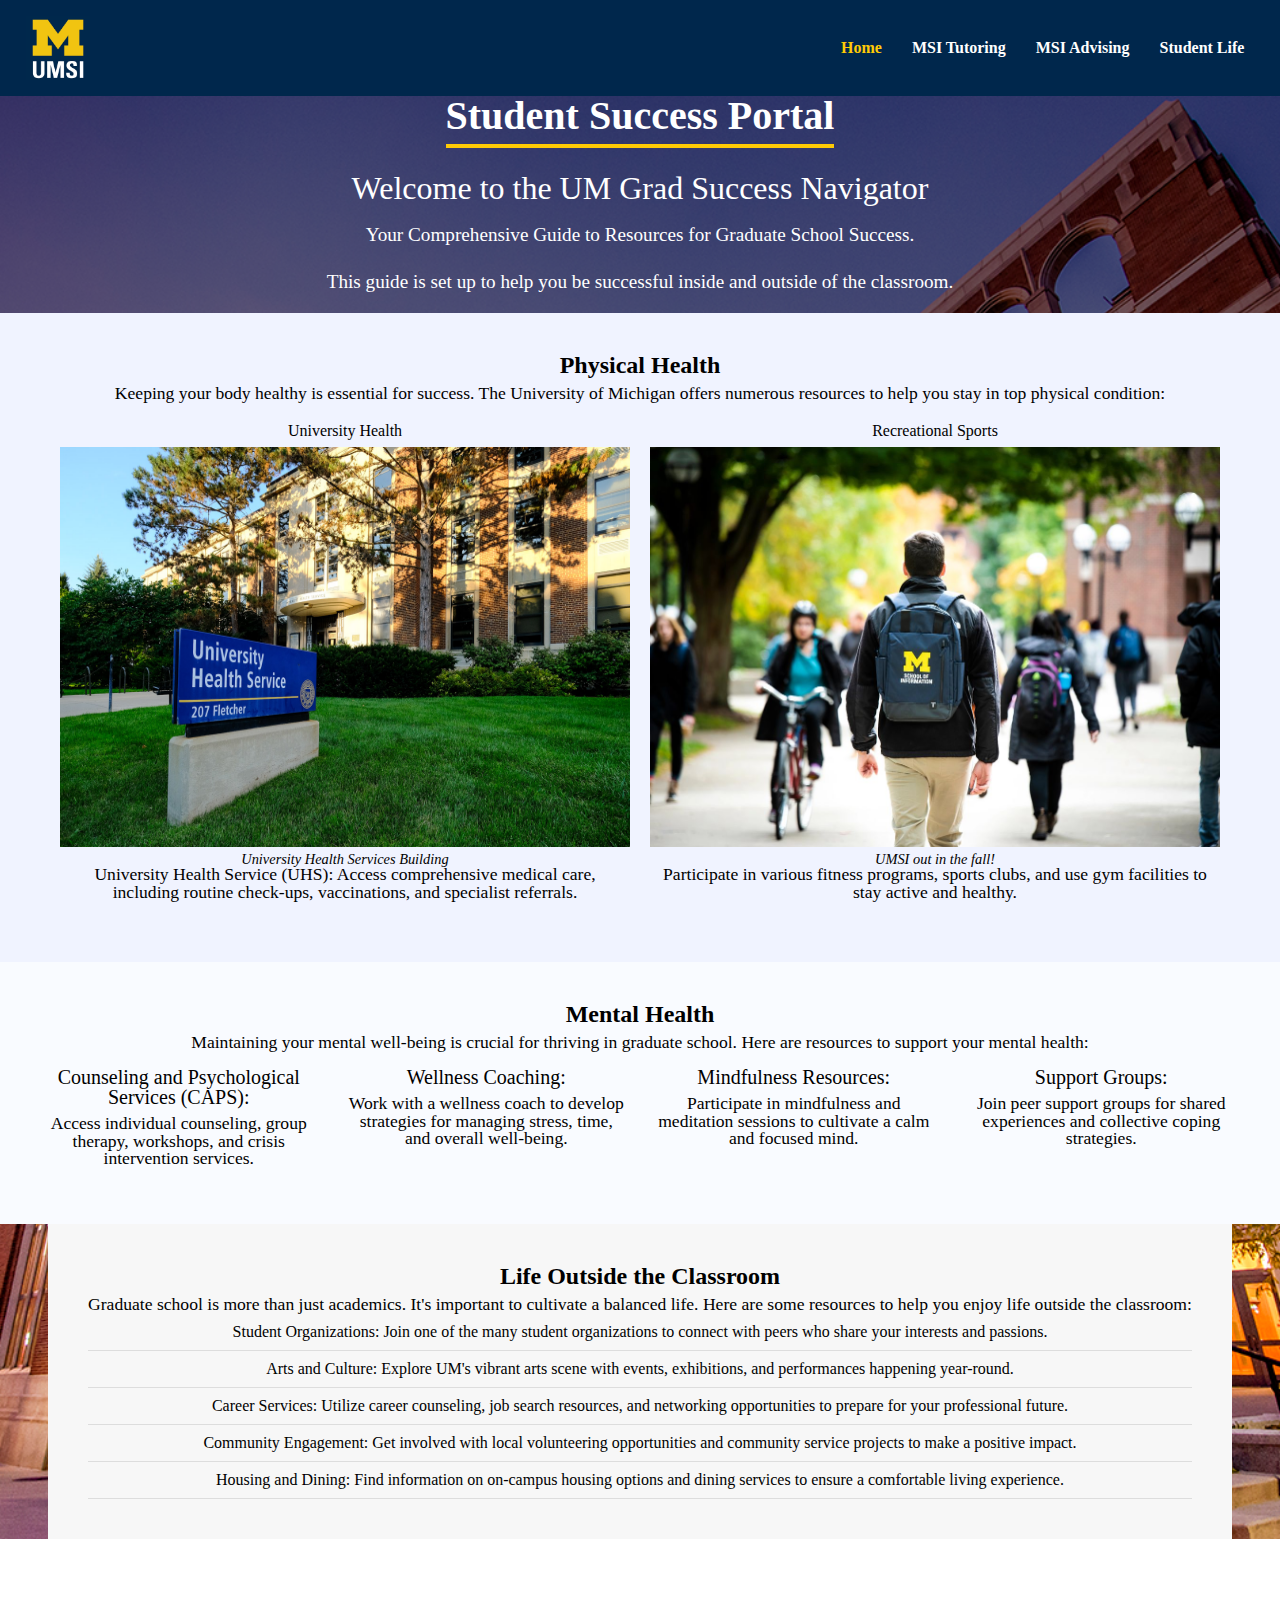
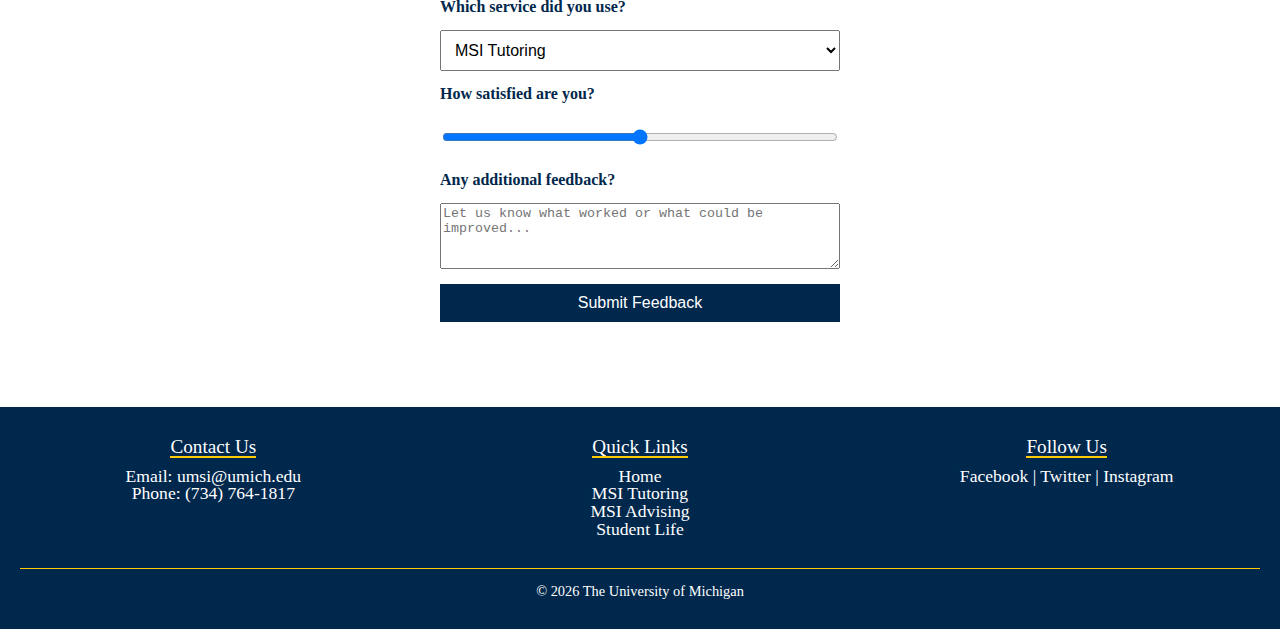
<file: index.html>
<!DOCTYPE html>
<html lang="en">
  <head>
    <meta charset="UTF-8" />
    <meta name="viewport" content="width=device-width, initial-scale=1.0" />
    <link rel="stylesheet" href="css/html5reset.css" />
    <link rel="stylesheet" href="css/style.css" />
    <title>Student Success Portal</title>
  </head>

  <body>
    <div class="skip"><a href="#main">Skip to Main Content</a></div>
    <header>
      <img
        src="images/UMSI_signature_vertical_informal_solidblue.jpg"
        alt="UMSI Logo"
      />
      <nav>
        <ul>
          <li><a href="index.html" class="active">Home</a></li>
          <li><a href="tutoring.html">MSI Tutoring</a></li>
          <li><a href="msidegree.html">MSI Advising</a></li>
          <li><a href="student_life.html">Student Life</a></li>
        </ul>
      </nav>
    </header>
    <main class="container" id="main">
      <div class="overview">
        <h1>Student Success Portal</h1>
        <h2>Welcome to the UM Grad Success Navigator</h2>
        <p>
          Your Comprehensive Guide to Resources for Graduate School Success.
        </p>
        <p>
          This guide is set up to help you be successful inside and outside of
          the classroom.
        </p>
      </div>

      <div class="physical-health" id="physical">
        <h2>Physical Health</h2>
        <p>
          Keeping your body healthy is essential for success. The University of
          Michigan offers numerous resources to help you stay in top physical
          condition:
        </p>

        <div class="physical-grid">
          <!-- University Health Service Section -->
          <div class="physical-item">
            <h3>University Health</h3>
            <div class="image-container">
              <img
                src="images/UHS.jpg"
                alt="University Health Services building"
              />
              <p class="caption">University Health Services Building</p>
            </div>
            <p>
              University Health Service (UHS): Access comprehensive medical
              care, including routine check-ups, vaccinations, and specialist
              referrals.
            </p>
          </div>

          <!-- Recreational Sports Section -->
          <div class="physical-item">
            <h3>Recreational Sports</h3>
            <div class="image-container">
              <img
                src="images/UMSI_CampusFall_UMSIBackpack_02.jpg"
                alt="A student wears a UMSI backpack in fall on the drag."
              />
              <p class="caption">UMSI out in the fall!</p>
            </div>
            <p>
              Participate in various fitness programs, sports clubs, and use gym
              facilities to stay active and healthy.
            </p>
          </div>
        </div>
      </div>

      <div class="mental-health" id="mental-health">
        <h2>Mental Health</h2>
        <p>
          Maintaining your mental well-being is crucial for thriving in graduate
          school. Here are resources to support your mental health:
        </p>

        <div class="mental-health-grid">
          <div class="mental-item">
            <h3>Counseling and Psychological Services (CAPS):</h3>
            <p>
              Access individual counseling, group therapy, workshops, and crisis
              intervention services.
            </p>
          </div>

          <div class="mental-item">
            <h3>Wellness Coaching:</h3>
            <p>
              Work with a wellness coach to develop strategies for managing
              stress, time, and overall well-being.
            </p>
          </div>

          <div class="mental-item">
            <h3>Mindfulness Resources:</h3>
            <p>
              Participate in mindfulness and meditation sessions to cultivate a
              calm and focused mind.
            </p>
          </div>

          <div class="mental-item">
            <h3>Support Groups:</h3>
            <p>
              Join peer support groups for shared experiences and collective
              coping strategies.
            </p>
          </div>
        </div>
      </div>

      <div class="life-outside">
        <div class="life-content">
          <h2>Life Outside the Classroom</h2>
          <p>
            Graduate school is more than just academics. It's important to
            cultivate a balanced life. Here are some resources to help you enjoy
            life outside the classroom:
          </p>

          <ul class="life-item">
            <li>
              <strong>Student Organizations:</strong> Join one of the many
              student organizations to connect with peers who share your
              interests and passions.
            </li>
            <li>
              <strong>Arts and Culture:</strong> Explore UM's vibrant arts scene
              with events, exhibitions, and performances happening year-round.
            </li>
            <li>
              <strong>Career Services:</strong> Utilize career counseling, job
              search resources, and networking opportunities to prepare for your
              professional future.
            </li>
            <li>
              <strong>Community Engagement:</strong> Get involved with local
              volunteering opportunities and community service projects to make
              a positive impact.
            </li>
            <li>
              <strong>Housing and Dining:</strong> Find information on on-campus
              housing options and dining services to ensure a comfortable living
              experience.
            </li>
          </ul>
        </div>
      </div>
    </main>

    <section class="feedback-section">
      <form id="feedback-form">
        <label for="service">Which service did you use?</label>
        <select id="service">
          <option>MSI Tutoring</option>
          <option>Student Life</option>
          <option>Advising</option>
        </select>
    
        <label for="satisfaction">How satisfied are you?</label>
        <input type="range" min="1" max="5" id="satisfaction">
    
        <label for="comments">Any additional feedback?</label>
        <textarea id="comments" rows="4" placeholder="Let us know what worked or what could be improved..."></textarea>
    
        <button type="submit">Submit Feedback</button>
        <p id="feedback-result"></p>
      </form>
    </section>
    
    <footer>
      <div class="footer-container">
        <div>
          <h2>Contact Us</h2>
          <p>Email: <a href="mailto:umsi@umich.edu">umsi@umich.edu</a></p>
          <p>Phone: (734) 764-1817</p>
        </div>
    
        <div>
          <h2>Quick Links</h2>
          <p>
          <a href="index.html">Home</a><br>
          <a href="tutoring.html">MSI Tutoring</a><br>
          <a href="msidegree.html">MSI Advising</a><br>
          <a href="student_life.html">Student Life</a>
          </p>
        </div>
    
        <div>
          <h2>Follow Us</h2>
          <p>
          <a href="#">Facebook</a> |
          <a href="#">Twitter</a> |
          <a href="#">Instagram</a>
          </p>
        </div>
      </div>
    
      <p class="footer-bottom">
        &copy; <span id="year"></span> The University of Michigan
      </p>
    </footer>
    
    <script>
      document.getElementById("year").textContent = new Date().getFullYear();
    </script>

  </body>
</html>
</file>
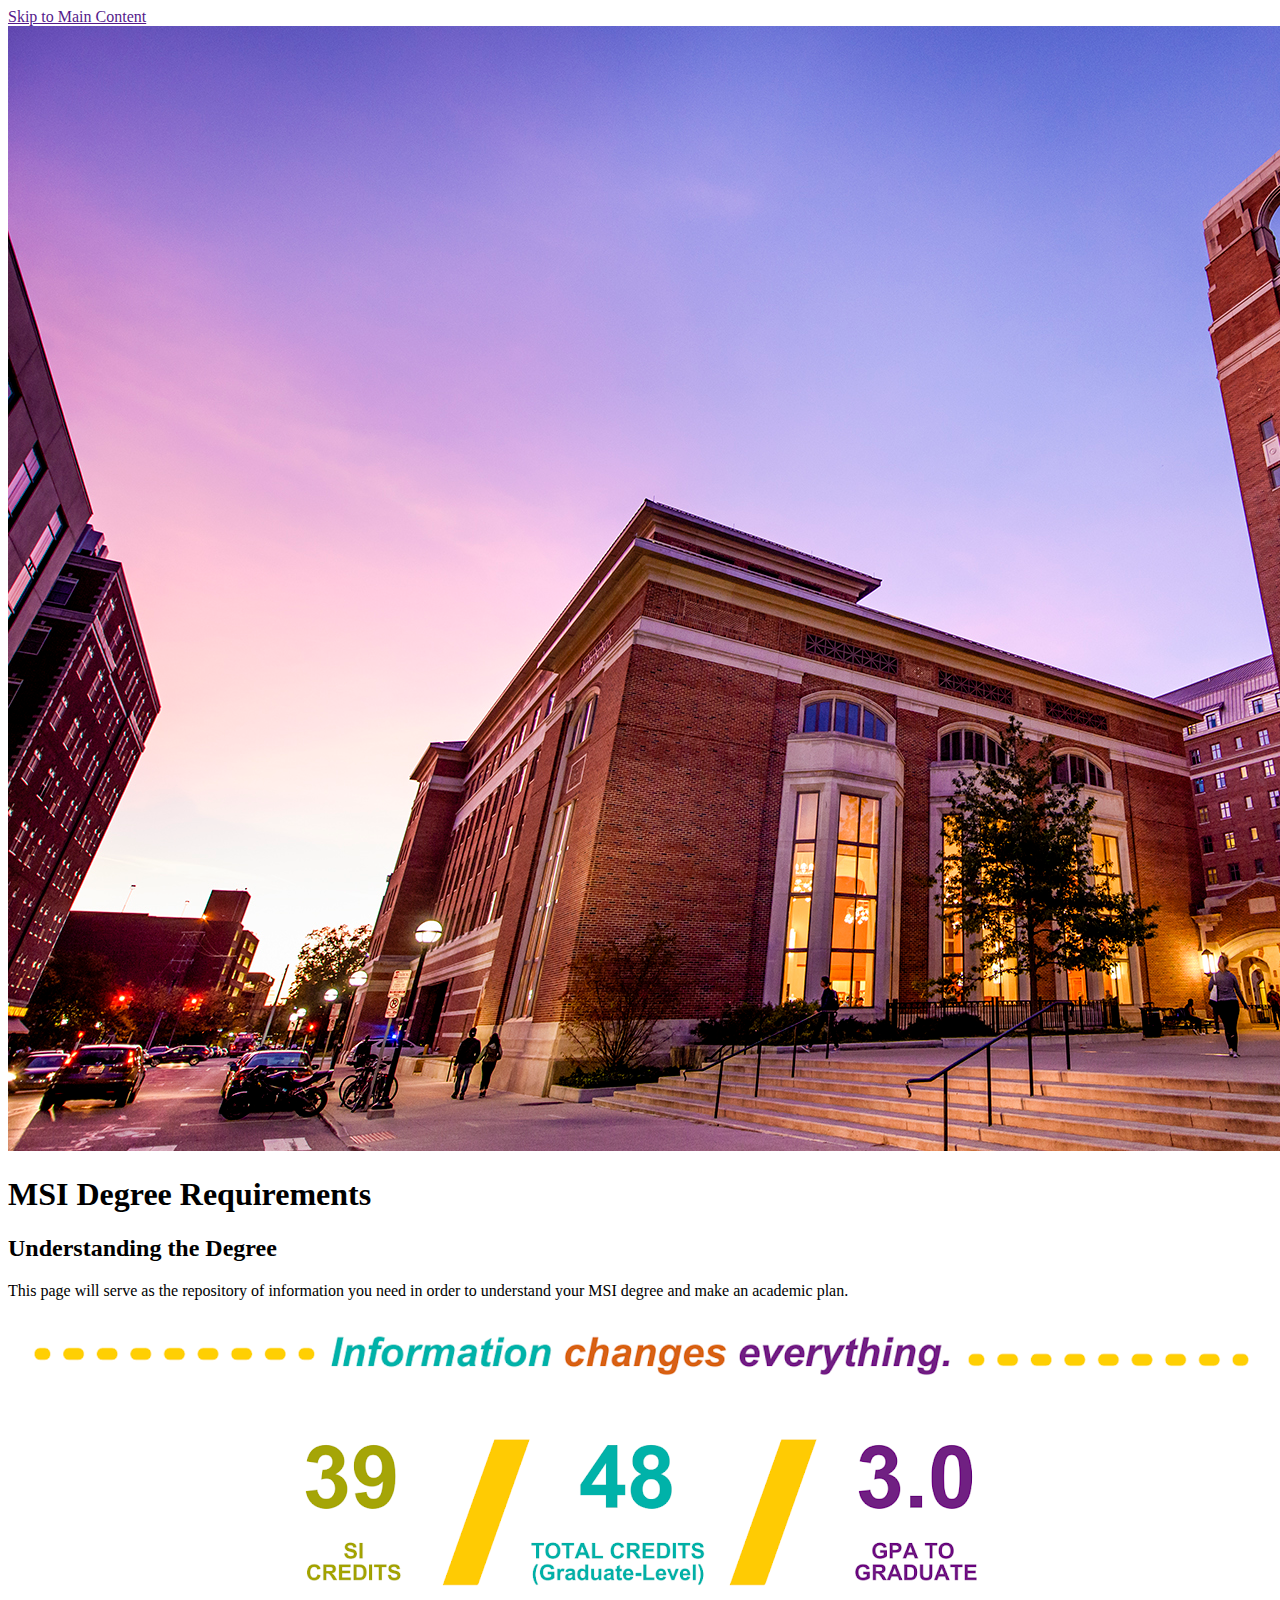
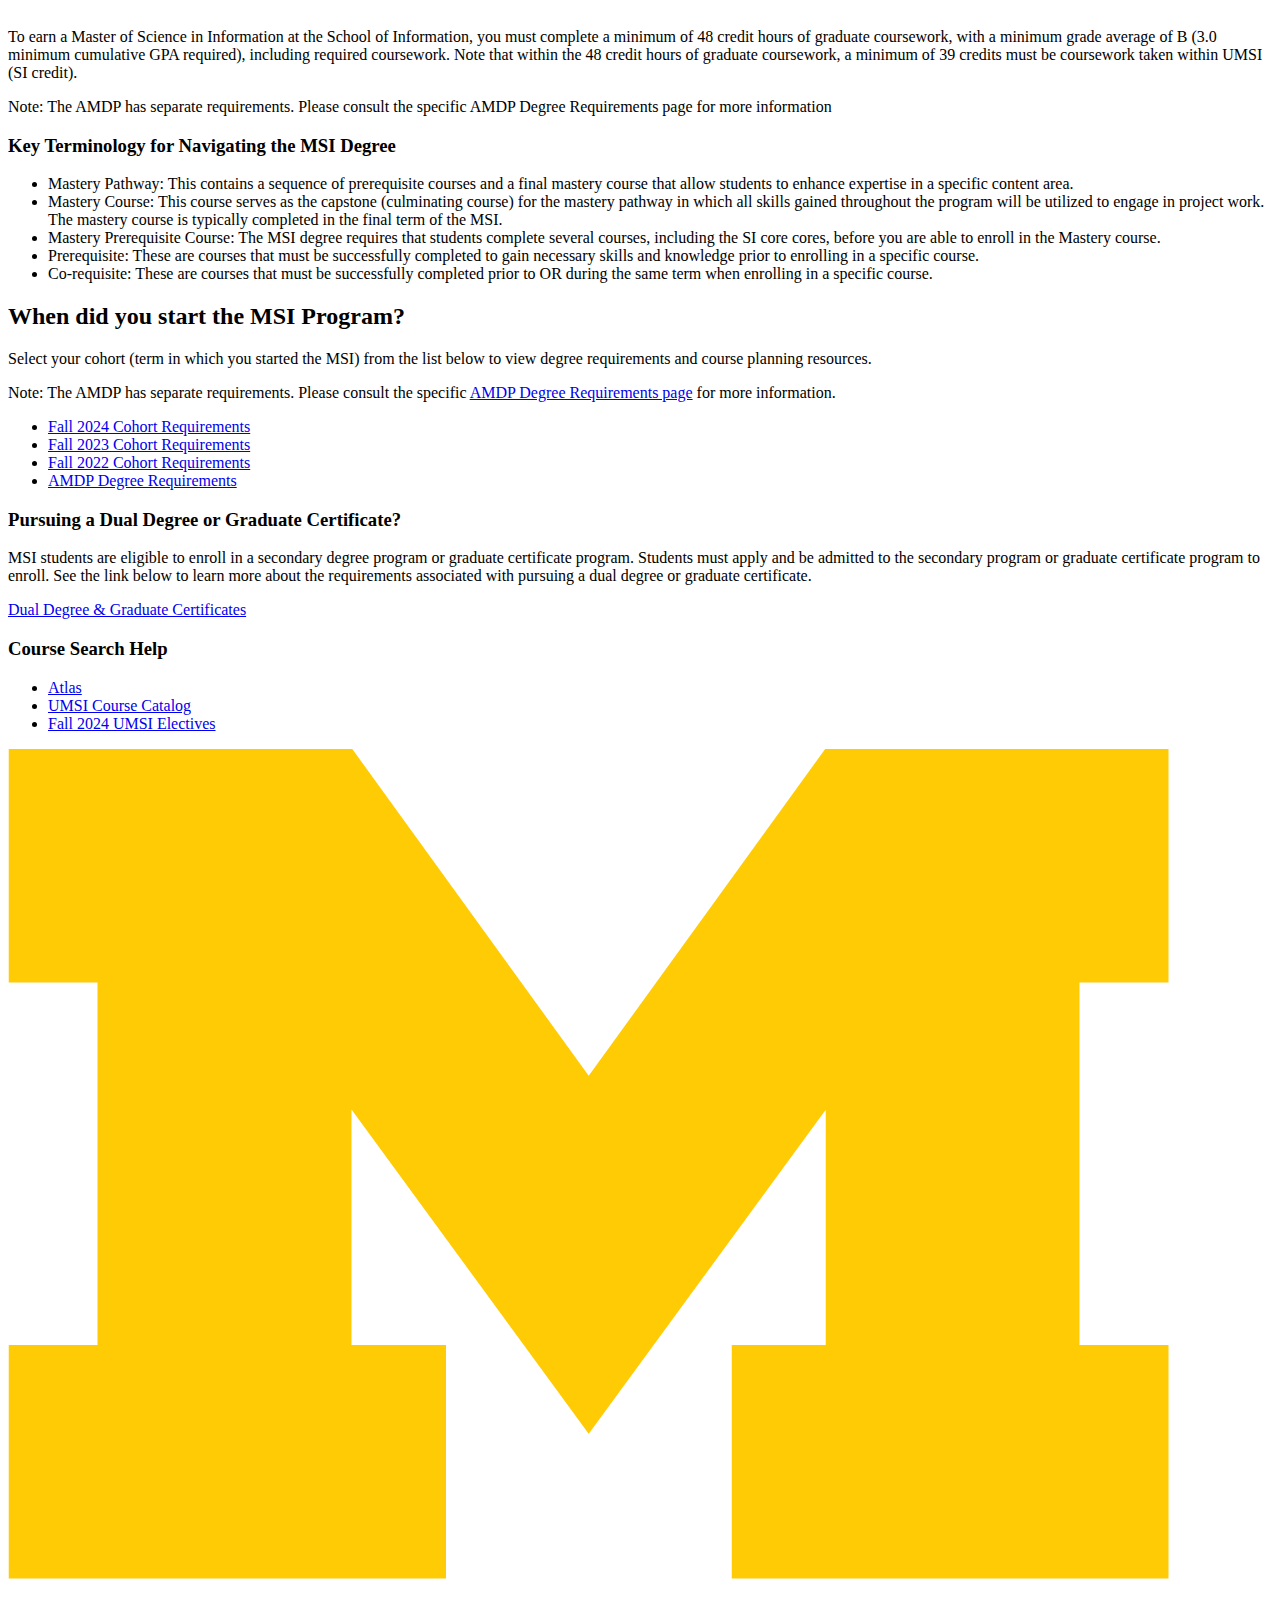
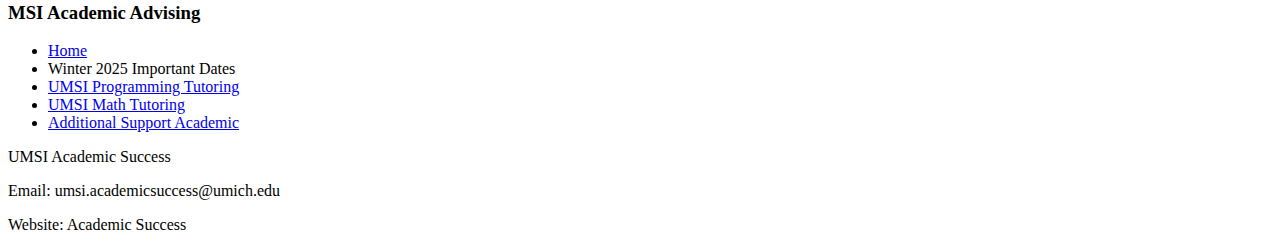
<file: msiacademicadvising.html>
<!DOCTYPE html>
<html lang="en">
<head>
    <meta charset="UTF-8">
    <meta name="viewport" content="width=device-width, initial-scale=1.0">
    <title>MSI Academic Advising</title>
</head>

<body>
    <header>
        <a href = "">Skip to Main Content</a>
        <img src="images/Background.jpg" alt="Background Image">
        <h1>MSI Degree Requirements</h1>
    </header>

    <main>
        <section>
            <h2>Understanding the Degree</h2>
            <p>This page will serve as the repository of information you need in order to understand your MSI degree and make an academic plan.</p>
            <img src="images/Infographic.png" alt="MSI Infographic">
            <p>To earn a Master of Science in Information at the School of Information, you must complete a minimum of 48 credit hours of graduate coursework, with a minimum grade average of B (3.0 minimum cumulative GPA required), including required coursework. Note that within the 48 credit hours of graduate coursework, a minimum of 39 credits must be coursework taken within UMSI (SI credit).</p>
            <p>Note: The AMDP has separate requirements. Please consult the specific AMDP Degree Requirements page for more information </p>
            <h3>Key Terminology for Navigating the MSI Degree</h3>
            <ul>
                <li>Mastery Pathway: This contains a sequence of prerequisite courses and a final mastery course that allow students to enhance expertise in a specific content area.</li>
                <li>Mastery Course: This course serves as the capstone (culminating course) for the mastery pathway in which all skills gained throughout the program will be utilized to engage in project work. The mastery course is typically completed in the final term of the MSI.</li>
                <li>Mastery Prerequisite Course: The MSI degree requires that students complete several courses, including the SI core cores, before you are able to enroll in the Mastery course.</li>
                <li>Prerequisite: These are courses that must be successfully completed to gain necessary skills and knowledge prior to enrolling in a specific course.</li>
                <li>Co-requisite: These are courses that must be successfully completed prior to OR during the same term when enrolling in a specific course.</li>
            </ul>
        </section>
        <section>
            <h2>When did you start the MSI Program?</h2>
            <p>Select your cohort (term in which you started the MSI) from the list below to view degree requirements and course planning resources.</p>
            <p>Note: The AMDP has separate requirements. Please consult the specific <a href = "https://sites.google.com/umich.edu/msiacademicadvising/msi-degree-requirements/amdp-degree-requirements?authuser=0">AMDP Degree Requirements page</a> for more information.</p>
            <nav>
                <ul>
                    <li><a href = "https://sites.google.com/umich.edu/msiacademicadvising/msi-degree-requirements/fall-2024-degree-requirements?authuser=0">Fall 2024 Cohort Requirements</a></li>
                    <li><a href = "https://sites.google.com/umich.edu/msiacademicadvising/msi-degree-requirements/fall-2023-degree-requirements?authuser=0">Fall 2023 Cohort Requirements</a></li>
                    <li><a href = "https://sites.google.com/umich.edu/msiacademicadvising/msi-degree-requirements/fall-2022-degree-requirements?authuser=0">Fall 2022 Cohort Requirements</a></li>
                    <li><a href = "https://sites.google.com/umich.edu/msiacademicadvising/msi-degree-requirements/amdp-degree-requirements?authuser=0">AMDP Degree Requirements</a></li>
                </ul>
            </nav>
        </section>
        <section>
            <h3>Pursuing a Dual Degree or Graduate Certificate?</h3>
            <p>MSI students are eligible to enroll in a secondary degree program or graduate certificate program. Students must apply and be admitted to the secondary program or graduate certificate program to enroll. See the link below to learn more about the requirements associated with pursuing a dual degree or graduate certificate.</p>
            <a href="https://sites.google.com/umich.edu/msiacademicadvising/msi-degree-requirements/dual-degrees-graduate-certificates?authuser=0">Dual Degree & Graduate Certificates</a>
        </section>
        <section>
            <h3>Course Search Help</h3>
            <ul>
                <li><a href = "https://atlas.ai.umich.edu/">Atlas</a></li>
                <li><a href = "https://docs.google.com/spreadsheets/d/1FiG9NnyZGJdMLeuY7ZIiRMbN4LPDrx_8ZUlyRMaAT_Q/edit?gid=0#gid=0">UMSI Course Catalog</a></li>
                <li><a href = "https://docs.google.com/document/d/1D8ShTox-3VLjFxu10rXeRput0uY1RPV2U9plFXhlO20/edit?tab=t.0">Fall 2024 UMSI Electives</a></li>
            </ul>
        </section>

        <aside>
            <nav>
                <img src="images/M Logo.png" alt="M Logo">
                <h3>MSI Academic Advising</h3>
                <ul>
                    <li><a href = "index.html">Home</a></li>
                    <li>Winter 2025 Important Dates</li>
                    <li><a href = "https://sites.google.com/umich.edu/umsitutoring/umsi-programming-tutoring?authuser=0">UMSI Programming Tutoring</a></li>
                    <li><a href="https://sites.google.com/umich.edu/umsitutoring/umsi-math-tutoring?authuser=0">UMSI Math Tutoring</a></li>
                    <li><a href="https://sites.google.com/umich.edu/umsitutoring/additional-academic-support?authuser=0">Additional Support Academic</a></li>
                </ul>
            </nav>
        </aside>
    </main>

    <footer>
        <p>UMSI Academic Success</p>
        <p>Email: umsi.academicsuccess@umich.edu</p>
        <p>Website: Academic Success</p>
    </footer>
</body>
</html>
</file>
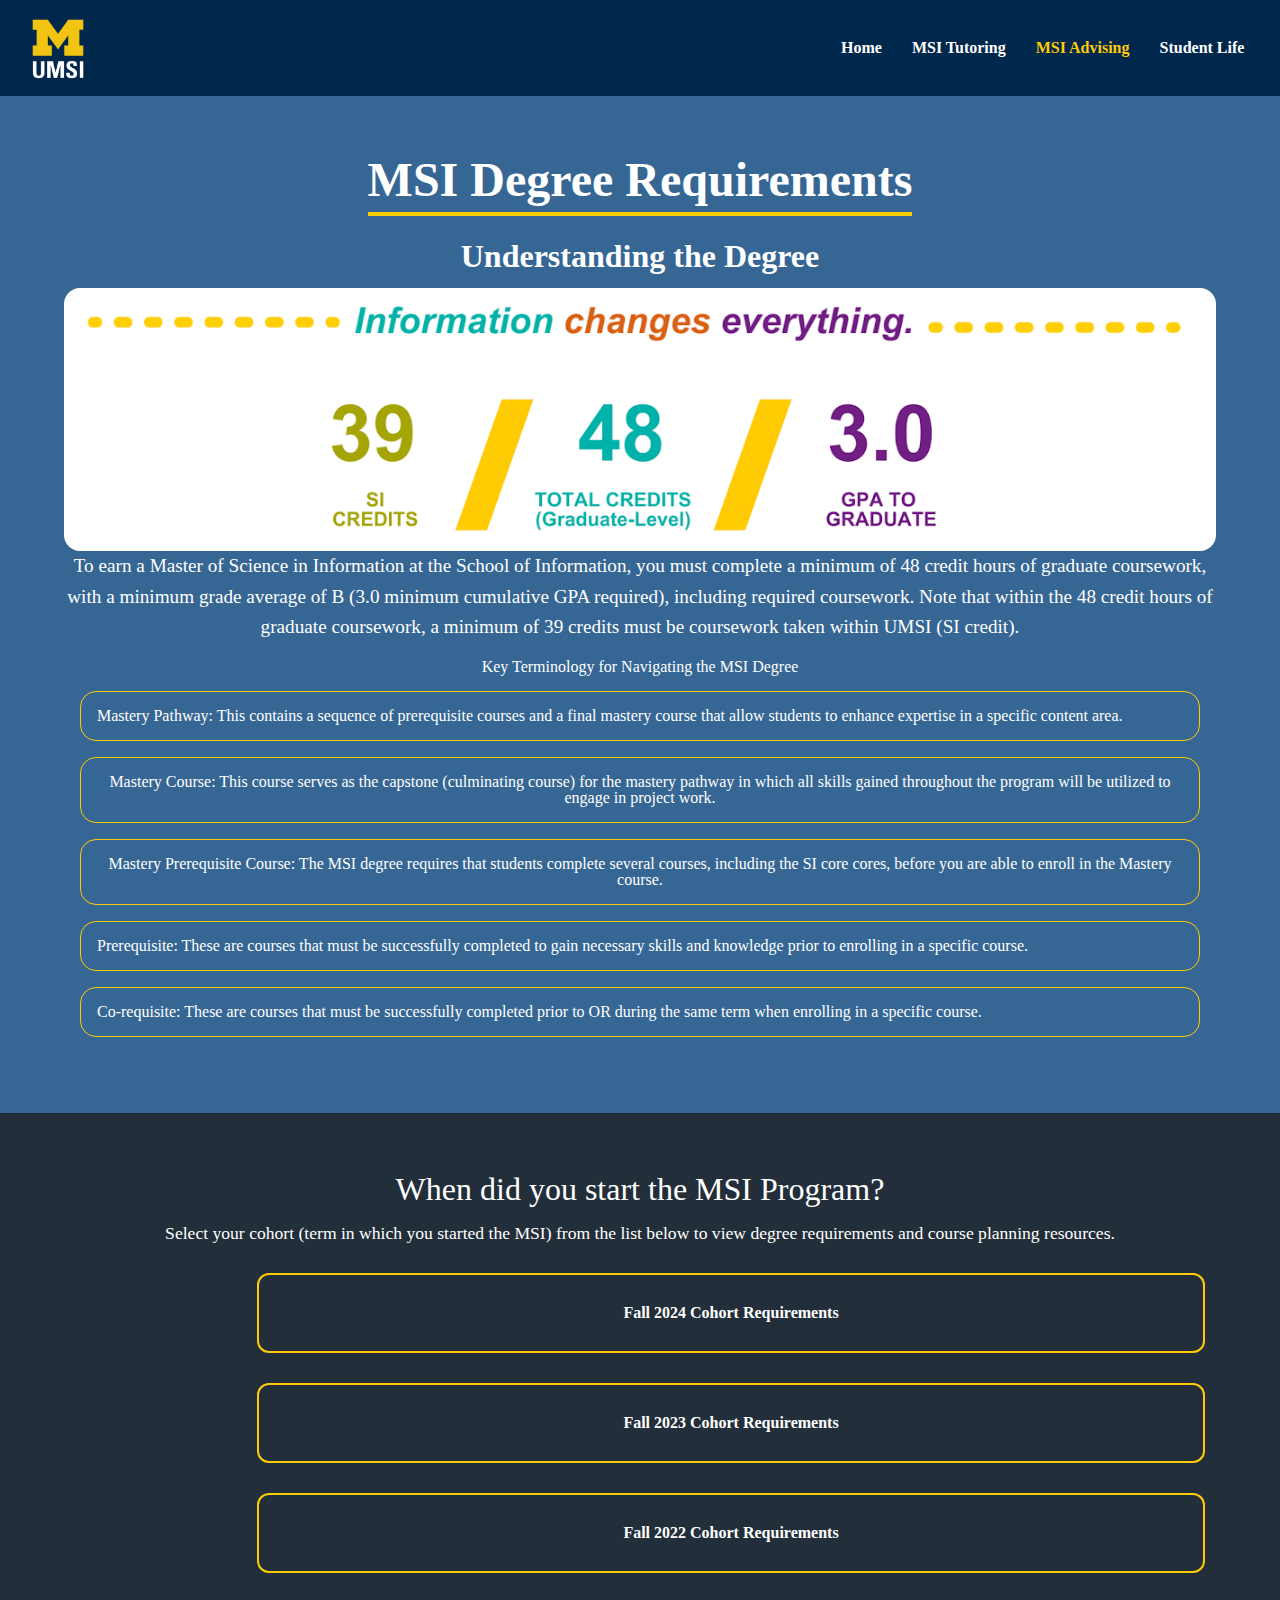
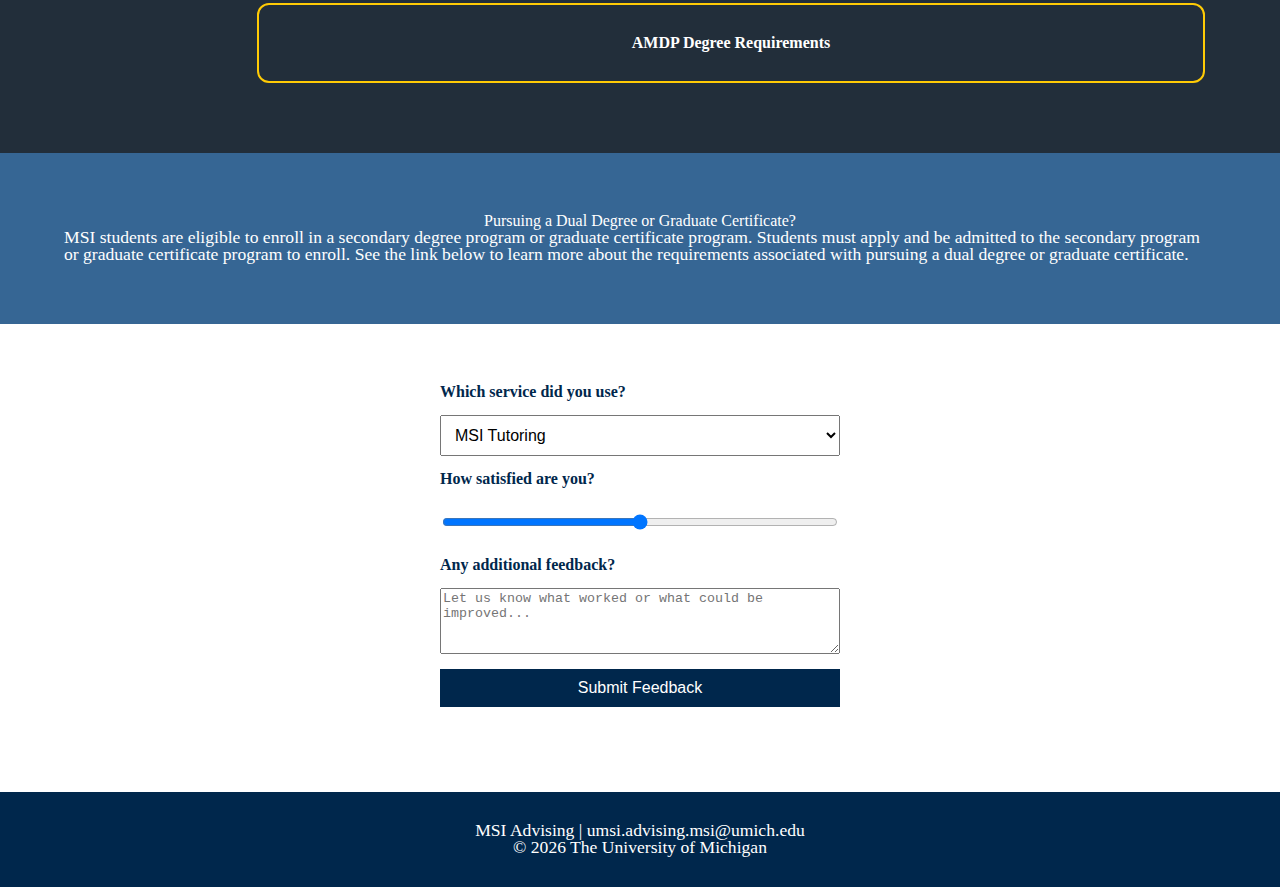
<file: msidegree.html>
<!DOCTYPE html>
<html lang="en">
<head>
    <meta charset="UTF-8">
    <meta name="viewport" content="width=device-width, initial-scale=1.0">
    <link rel="stylesheet" href="css/html5reset.css">
    <link rel="stylesheet" href="css/style.css">
    <title>MSI Degree Requirements</title>
</head>

<body>
    <div class="skip"><a href="#main">Skip to Main Content</a></div>
    <header>
        <img src="images/UMSI_signature_vertical_informal_solidblue.jpg" alt="UMSI Logo">
        <nav>
            <ul>
                <li><a href = "index.html">Home</a></li>
                <li><a href = "tutoring.html">MSI Tutoring</a></li>
                <li><a href="msidegree.html" class="active">MSI Advising</a></li>
                <li><a href="student_life.html">Student Life</a></li>
            </ul>
        </nav>
    </header>

    <main class="body" id="main">
        <div class="section-a">
            <h1>MSI Degree Requirements</h1>
            <h2>Understanding the Degree</h2>
            <img src="images/Infographic.png" alt="MSI Infographic">
            <p>To earn a Master of Science in Information at the School of Information, you must complete a minimum of 48 credit hours of graduate coursework, with a minimum grade average of B (3.0 minimum cumulative GPA required), including required coursework. Note that within the 48 credit hours of graduate coursework, a minimum of 39 credits must be coursework taken within UMSI (SI credit).</p>
            <h3>Key Terminology for Navigating the MSI Degree</h3>
            <ul>
                <li>Mastery Pathway: This contains a sequence of prerequisite courses and a final mastery course that allow students to enhance expertise in a specific content area.</li>
                <li>Mastery Course: This course serves as the capstone (culminating course) for the mastery pathway in which all skills gained throughout the program will be utilized to engage in project work.</li>
                <li>Mastery Prerequisite Course: The MSI degree requires that students complete several courses, including the SI core cores, before you are able to enroll in the Mastery course.</li>
                <li>Prerequisite: These are courses that must be successfully completed to gain necessary skills and knowledge prior to enrolling in a specific course.</li>
                <li>Co-requisite: These are courses that must be successfully completed prior to OR during the same term when enrolling in a specific course.</li>
            </ul>
        </div>
        <div class="section-b">
            <h2>When did you start the MSI Program?</h2>
            <p>Select your cohort (term in which you started the MSI) from the list below to view degree requirements and course planning resources.</p>

            <nav>
                <ul>
                    <li><a href = "https://sites.google.com/umich.edu/msiacademicadvising/msi-degree-requirements/fall-2024-degree-requirements?authuser=0">Fall 2024 Cohort Requirements</a></li>
                    <li><a href = "https://sites.google.com/umich.edu/msiacademicadvising/msi-degree-requirements/fall-2023-degree-requirements?authuser=0">Fall 2023 Cohort Requirements</a></li>
                    <li><a href = "https://sites.google.com/umich.edu/msiacademicadvising/msi-degree-requirements/fall-2022-degree-requirements?authuser=0">Fall 2022 Cohort Requirements</a></li>
                    <li><a href = "https://sites.google.com/umich.edu/msiacademicadvising/msi-degree-requirements/amdp-degree-requirements?authuser=0">AMDP Degree Requirements</a></li>
                </ul>
            </nav>
        </div>
        <div class="section-c">
            <h3>Pursuing a Dual Degree or Graduate Certificate?</h3>
            <p>MSI students are eligible to enroll in a secondary degree program or graduate certificate program. Students must apply and be admitted to the secondary program or graduate certificate program to enroll. See the link below to learn more about the requirements associated with pursuing a dual degree or graduate certificate.</p>
        </div>
        
    
        <section class="feedback-section">
            <form id="feedback-form">
              <label for="service">Which service did you use?</label>
              <select id="service">
                <option>MSI Tutoring</option>
                <option>Student Life</option>
                <option>Advising</option>
              </select>
          
              <label for="satisfaction">How satisfied are you?</label>
              <input type="range" min="1" max="5" id="satisfaction">
          
              <label for="comments">Any additional feedback?</label>
              <textarea id="comments" rows="4" placeholder="Let us know what worked or what could be improved..."></textarea>
          
              <button type="submit">Submit Feedback</button>
              <p id="feedback-result"></p>
            </form>
          </section>

    <footer>
        <p>MSI Advising | <a href="umsi.advising.msi@umich.edu">umsi.advising.msi@umich.edu</a></p>
        <p>© <span id="year"></span> The University of Michigan</p>
    </footer>
    
    <script>
        document.getElementById("year").textContent = new Date().getFullYear();
      </script>
</body>
</html>
</file>
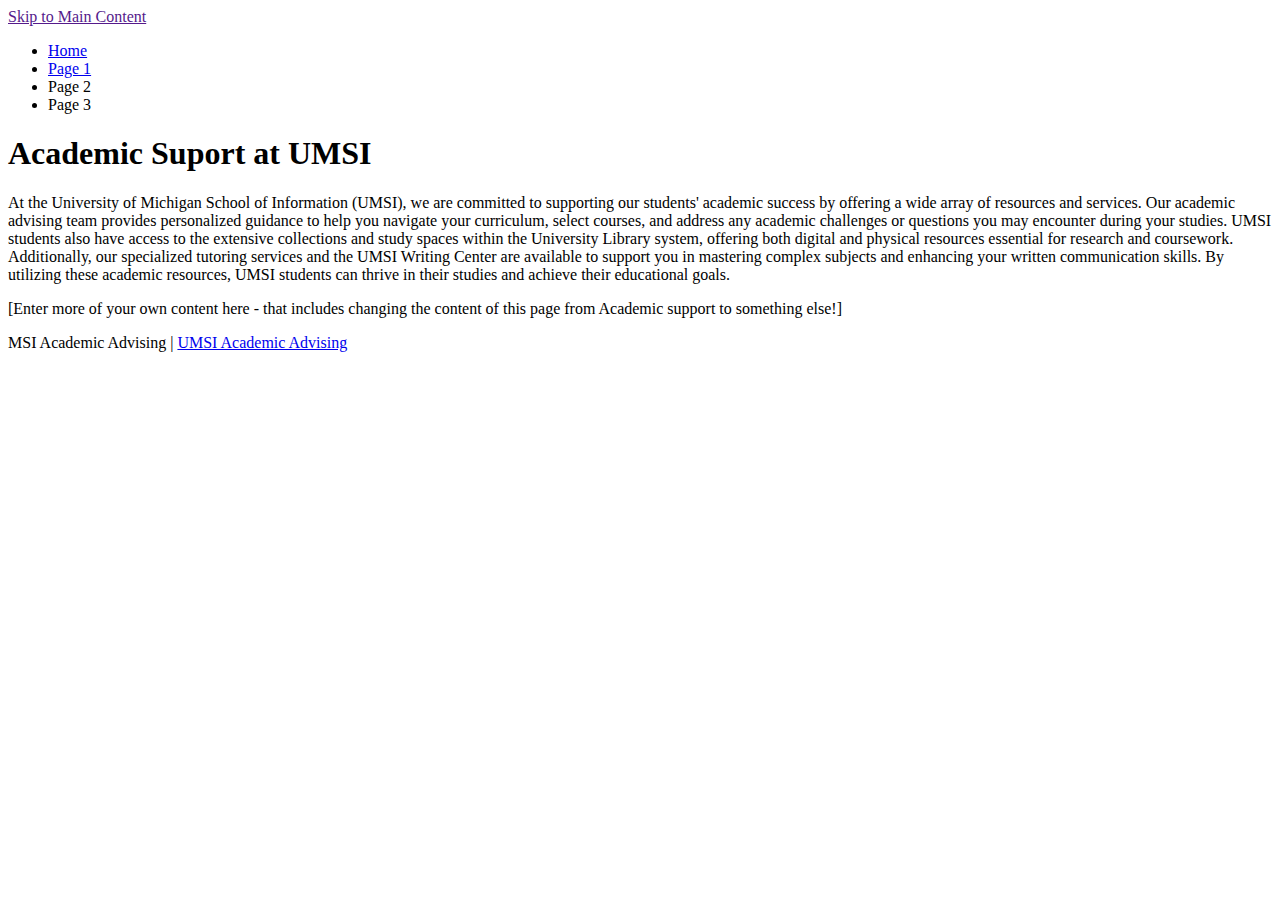
<file: page_1.html>
<!DOCTYPE html>
<html lang="en">
<head>
    <meta charset="UTF-8">
    <meta name="viewport" content="width=device-width, initial-scale=1.0">
    <title>Page 1</title>
</head>
<body>

    <header>
            <a href = "">Skip to Main Content</a>
        <nav>
            <ul>
                <li><a href = "index.html">Home</a></li>
                <li><a href = "page_1.html">Page 1</a></li>
                <li>Page 2</li>
                <li>Page 3</li>
            </ul>
        </nav>
        <h1>Academic Suport at UMSI</h1>

    </header>
    <main>
        <div>
            <p>At the University of Michigan School of Information (UMSI), we are committed to supporting our students' academic success by offering a wide array of resources and services. Our academic advising team provides personalized guidance to help you navigate your curriculum, select courses, and address any academic challenges or questions you may encounter during your studies. UMSI students also have access to the extensive collections and study spaces within the University Library system, offering both digital and physical resources essential for research and coursework. Additionally, our specialized tutoring services and the UMSI Writing Center are available to support you in mastering complex subjects and enhancing your written communication skills. By utilizing these academic resources, UMSI students can thrive in their studies and achieve their educational goals. </p>

        </div>

<div>[Enter more of your own content here - that includes changing the  content of this page from Academic support to something else!]</div>
            
            <!-- Jackie Wolf -->
    
        <div></div>
        <div></div>
        <div></div>
        <div></div>
    </main>
    <footer>
        <p>MSI Academic Advising | <a href="https://sites.google.com/umich.edu/msiacademicadvising/student-support-resources">UMSI Academic Advising </a></p>
    </footer>
    
</body>

</html>
</file>
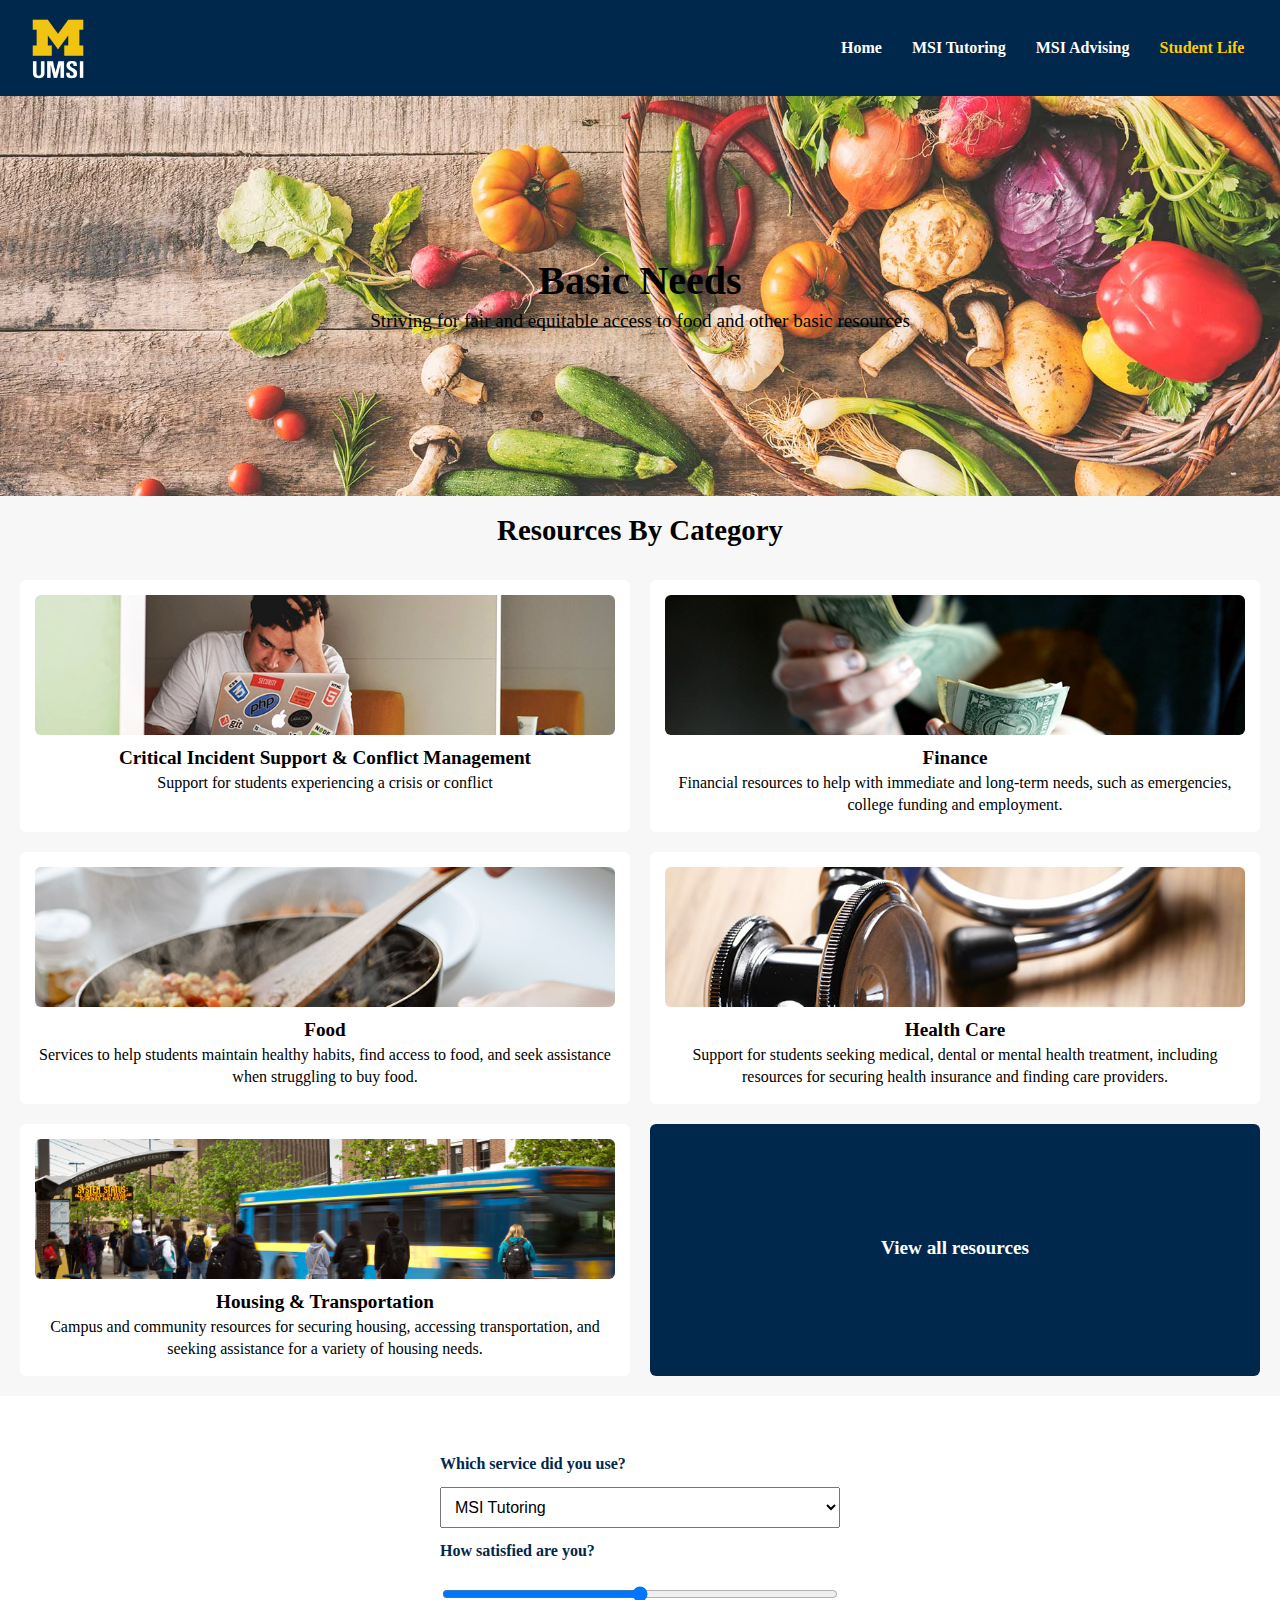
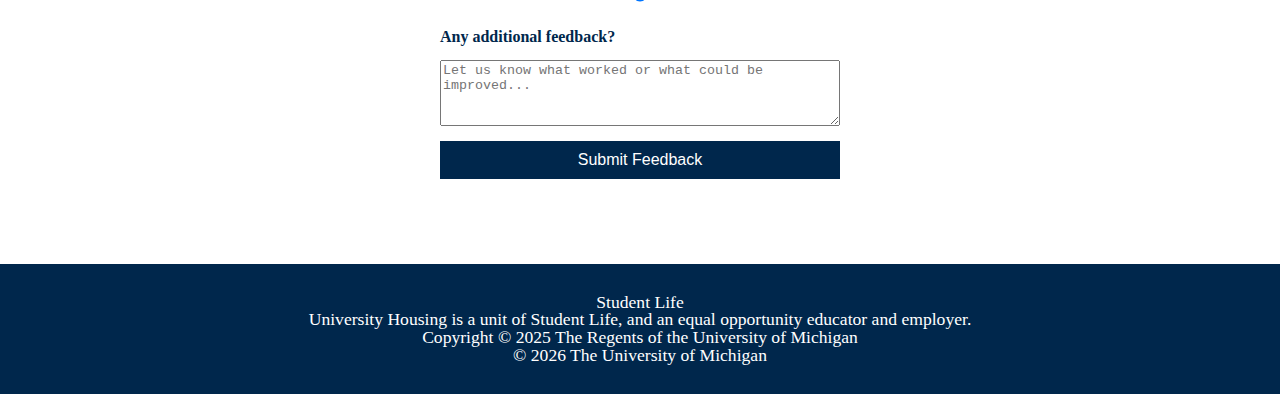
<file: student_life.html>
<!DOCTYPE html>
<html lang="en">
  <head>
    <meta charset="UTF-8" />
    <meta name="viewport" content="width=device-width, initial-scale=1.0" />
    <link rel="stylesheet" href="css/html5reset.css">
    <link rel="stylesheet" href="css/style.css">
    <title>Basic Needs</title>
  </head>

  <body>
    <div class="skip"><a href="#main">Skip to Main Content</a></div>
    <header>
      <img src="images/UMSI_signature_vertical_informal_solidblue.jpg" alt="UMSI Logo"/>
      <nav>
        <ul>
          <li><a href="index.html">Home</a></li>
          <li><a href="tutoring.html">MSI Tutoring</a></li>
          <li><a href="msidegree.html">MSI Advising</a></li>
          <li><a href="student_life.html" class="active">Student Life</a></li>
        </ul>
      </nav>
    </header>
    <main class="hero-section" id="main">
      <div class="hero">
        <img src="images/hero-bg.jpg" alt="Background Image" />
        <h1>Basic Needs</h1>
        <p>
          Striving for fair and equitable access to food and other basic
          resources
        </p>
      </div>

      <div class="resources">
        <h2>Resources By Category</h2>
        <article>
          <img src="images/criticalincident.jpg" alt="man stressed" />
          <h3>Critical Incident Support & Conflict Management</h3>
          <p>Support for students experiencing a crisis or conflict</p>
        </article>
        <article>
          <img src="images/finance.jpg" alt="counting money" />
          <h3>Finance</h3>
          <p>
            Financial resources to help with immediate and long-term needs, such
            as emergencies, college funding and employment.
          </p>
        </article>
        <article>
          <img src="images/food.jpg" alt="cooking food on pan" />
          <h3>Food</h3>
          <p>
            Services to help students maintain healthy habits, find access to
            food, and seek assistance when struggling to buy food.
          </p>
        </article>
        <article>
          <img src="images/healthcare-1.jpg" alt="stethoscope" />
          <h3>Health Care</h3>
          <p>
            Support for students seeking medical, dental or mental health
            treatment, including resources for securing health insurance and
            finding care providers.
          </p>
        </article>
        <article>
          <img
            src="images/housingtransportation.jpg"
            alt="people waiting for bus"
          />
          <h3>Housing & Transportation</h3>
          <p>
            Campus and community resources for securing housing, accessing
            transportation, and seeking assistance for a variety of housing
            needs.
          </p>
        </article>
        <article>
          <h3>View all resources</h3>
        </article>
      </div>
    </main>

    <section class="feedback-section">
      <form id="feedback-form">
        <label for="service">Which service did you use?</label>
        <select id="service">
          <option>MSI Tutoring</option>
          <option>Student Life</option>
          <option>Advising</option>
        </select>
    
        <label for="satisfaction">How satisfied are you?</label>
        <input type="range" min="1" max="5" id="satisfaction">
    
        <label for="comments">Any additional feedback?</label>
        <textarea id="comments" rows="4" placeholder="Let us know what worked or what could be improved..."></textarea>
    
        <button type="submit">Submit Feedback</button>
        <p id="feedback-result"></p>
      </form>
    </section>
    <footer>
      <p>Student Life</p>
      <p>
        University Housing is a unit of Student Life, and an equal opportunity
        educator and employer.
      </p>
      <p>Copyright © 2025 The Regents of the University of Michigan</p>
      <p>© <span id="year"></span> The University of Michigan</p>
    </footer>

    <script>
        document.getElementById("year").textContent = new Date().getFullYear();
      </script>
  </body>
</html>
</file>
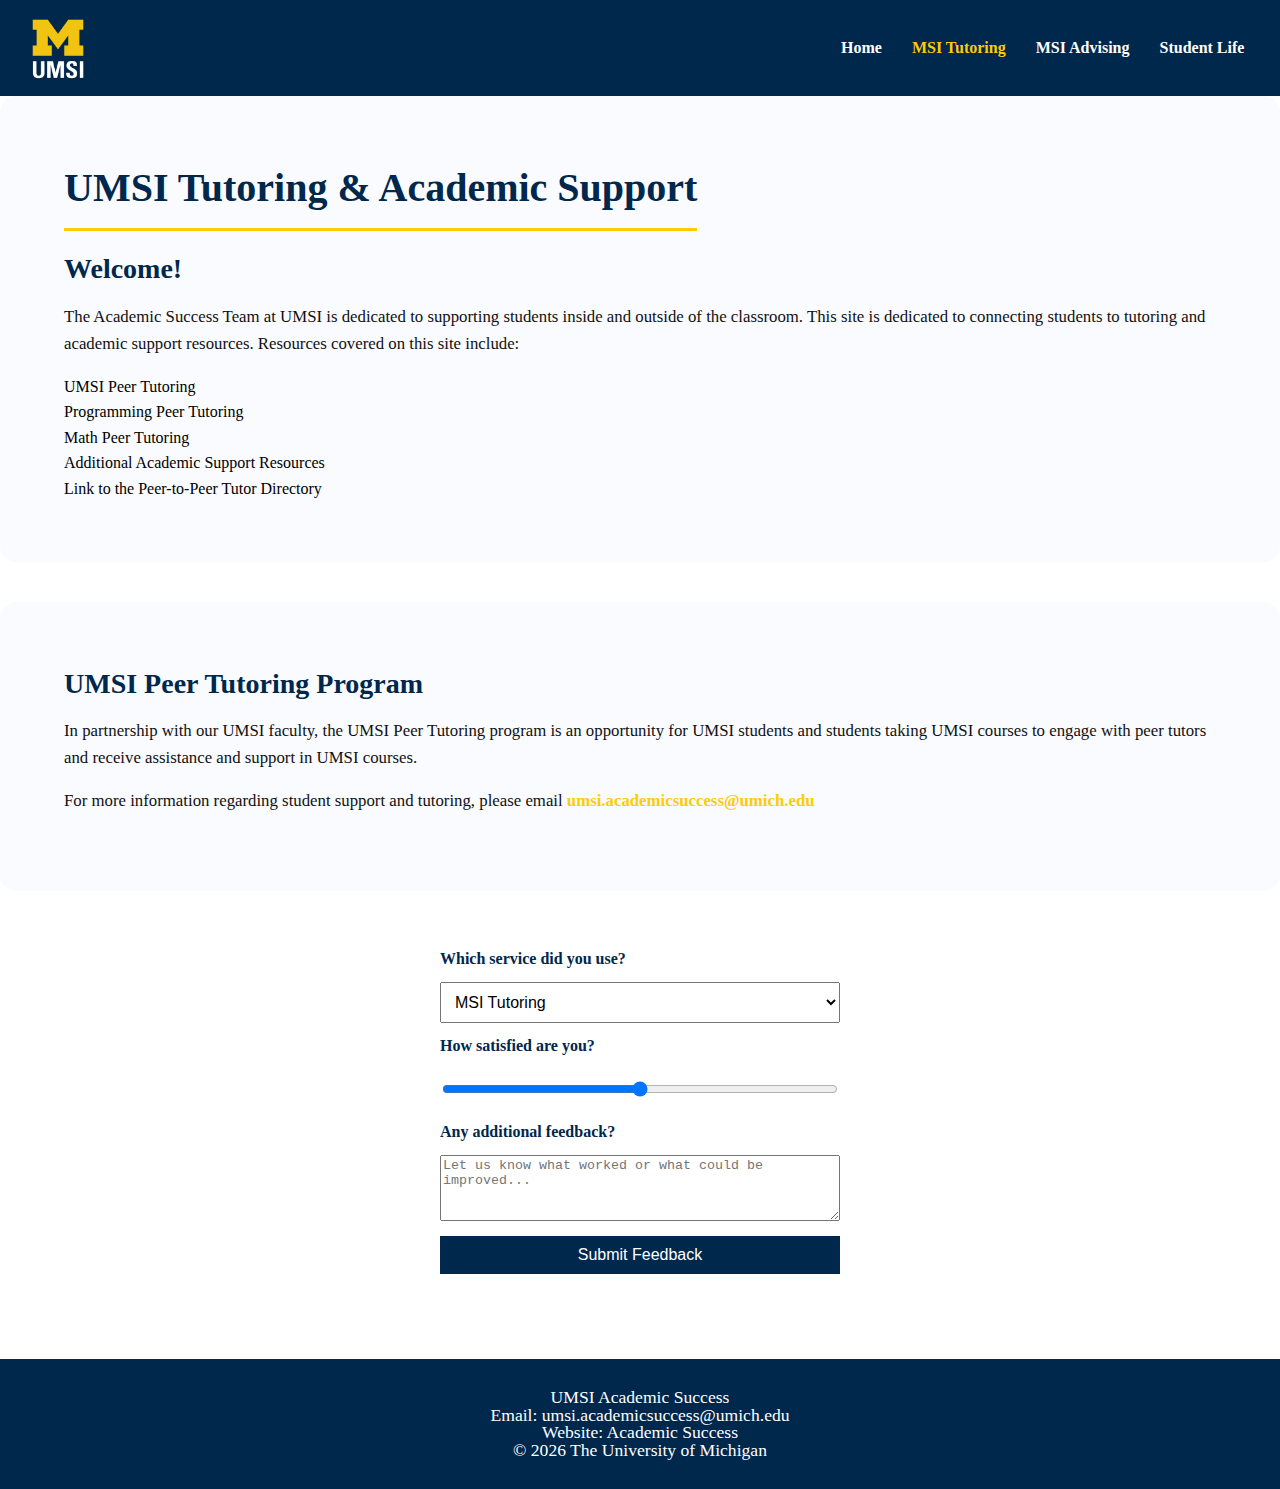
<file: tutoring.html>
<!DOCTYPE html>
<html lang="en">
<head>
    <meta charset="UTF-8">
    <meta name="viewport" content="width=device-width, initial-scale=1.0">
    <link rel="stylesheet" href="css/html5reset.css">
    <link rel="stylesheet" href="css/style.css">
    <title>MSI Tutoring</title>
</head>

<body>
    <div class="skip"><a href="#main">Skip to Main Content</a></div>
    <header>
        <img src="images/UMSI_signature_vertical_informal_solidblue.jpg" alt="UMSI Logo">
        <nav>
            <ul>
                <li><a href = "index.html">Home</a></li>
                <li><a href="tutoring.html" class="active">MSI Tutoring</a></li>
                <li><a href="msidegree.html">MSI Advising</a></li>
                <li><a href="student_life.html">Student Life</a></li>
            </ul>
        </nav>
    </header>

    <main id="main">
        <div class="part1">
            <h1>UMSI Tutoring & Academic Support</h1>
            <h2>Welcome!</h2>
            <p>The Academic Success Team at UMSI is dedicated to supporting students inside and outside of the classroom. This site is dedicated to connecting students to tutoring and academic support resources. Resources covered on this site include:</p>
            <ul>
                <li>UMSI Peer Tutoring</li>
                <li>Programming Peer Tutoring</li>
                <li>Math Peer Tutoring</li>
                <li>Additional Academic Support Resources</li>
                <li>Link to the Peer-to-Peer Tutor Directory</li>
            </ul>
        </div>

        <div class="part2">
            <h2>UMSI Peer Tutoring Program</h2>
            <p>In partnership with our UMSI faculty, the UMSI Peer Tutoring program is an opportunity for UMSI students and students taking UMSI courses to engage with peer tutors and receive assistance and support in UMSI courses.</p>
            <p>For more information regarding student support and tutoring, please email <a href = "umsi.academicsuccess@umich.edu">umsi.academicsuccess@umich.edu</a></p>
        </div>
        
    </main>

    <section class="feedback-section">
        <form id="feedback-form">
          <label for="service">Which service did you use?</label>
          <select id="service">
            <option>MSI Tutoring</option>
            <option>Student Life</option>
            <option>Advising</option>
          </select>
      
          <label for="satisfaction">How satisfied are you?</label>
          <input type="range" min="1" max="5" id="satisfaction">
      
          <label for="comments">Any additional feedback?</label>
          <textarea id="comments" rows="4" placeholder="Let us know what worked or what could be improved..."></textarea>
      
          <button type="submit">Submit Feedback</button>
          <p id="feedback-result"></p>
        </form>
      </section>

    <footer>
        <p>UMSI Academic Success</p>
        <p>Email: umsi.academicsuccess@umich.edu</p>
        <p>Website: Academic Success</p>
        <p>© <span id="year"></span> The University of Michigan</p>
    </footer>
    
    <script>
        document.getElementById("year").textContent = new Date().getFullYear();
      </script>
</body>
</html>
</file>
<file: css/style.css>
/* MOBILE VIEW */
/* COMMON STYLING */


/*Skip to main content*/

.skip a {
  position: absolute; /*in reference to left*/
  left: -10000px; /*off screen*/
  height: 25px; /*large enough to click*/
}

.skip a:focus {
  left: 10px; /*back on screen*/
  top: 20px; /*positioned at top*/
}


/*Top Bar*/

header {/* styling header */
  display: flex; /*type of display*/
  align-items: center; /*identify how I want to items to align under inspect elements*/
  justify-content: space-between; /*space between items*/
  padding: 1rem 2vw; /* Top&Bottom: 1rem; Left&Right: 2 view width */
  background-color: #00274c; /* UM Blue */
}

header img {
  height: 4rem; /* resizing the img to stay fixed at 4rem */
}


/* Navigation Bar */

nav ul {
  list-style: none; /*removes the bullet points*/
  display: flex; /*type of display*/
  flex-direction: column; /*stack items vertically*/
  flex-wrap: wrap; /*wraps the items instead of cutting it out*/
  gap: 10px; /*adds space between items*/
}

nav ul li a {
  text-decoration: none; /*removes underline*/
  color: white; /*color of the text*/
  font-weight: bold; /*bold text*/
  padding: 10px; /*padding around the text*/
}

nav ul li a:hover {
  color: #ffcb05; /* UM Maize Color */
}

nav ul li a:active {
  color: #ffcb05; /* UM Maize Color */
  font-weight: bold; /*bold text*/
}

nav ul li a.active {
  color: #ffcb05;   /* UM Maize */
  font-weight: bold;
}

/* Footer */

footer {
  position: relative; /* relative positioning */
  background: #00274c; /* UM Blue */
  color: white; /* white text */
  padding: 20px; /* padding around the text */
  text-align: center; /* center text */
}

footer a {
  color: white; /* white text */
  text-decoration: none; /* no underline */
}

/* END OF COMMON STYLING */



/* MAIN PAGE - INDEX */


/* Section 1 */

.container {
  /* display related */
  display: flex; /* use flexbox */
  flex-direction: column; /* stack items vertically */
  align-items: center; /* center items horizontally */
  text-align: center; /* center text */

  position: relative; /* relative positioning */
  width: 100%; /* full width */

  /* backrgound image & sizing */
  background: url("../images/background.jpg") no-repeat center center; /* background image shorthand property*/
  background-size: cover; /* cover the entire container */
}

.overview {
  position: relative;
  z-index: 2; /* Keeps text on top */
  color: white; /* Ensures readability */
  background: rgba(0, 0, 0, 0.5); /* to pass wave color contrast */
  width: 100%;
}

.overview h1 {
  font-size: 2.5rem; /* Larger font size */
  font-weight: 600; /* Bold font weight */
  margin-bottom: 1.5rem; /* Space at the bottom */
  border-bottom: 4px solid #ffcb05; /* UM Yellow accent */
  display: inline-block; /* Inline block to fit yellow border to the container */
  padding-bottom: 0.5rem;
}

.overview h2 {
  font-size: 2rem; /* Larger font size */
  font-weight: 400; /* Lighter font weight */
  margin-bottom: 1rem; /* Space at the bottom */
}

.overview p {
  font-size: 1.2rem; /* Larger font size */
  line-height: 1.6; /* Spacing between lines */
  margin-bottom: 1rem; /* Space at the bottom */
}


/* Section 2 */

.physical-health { 
  background: #f0f3ff;
  padding: 40px;
}

.physical-health h2 {
    font-size: 1.5rem; /* responsive and larger font size */
    font-weight: 600; /* bold font weight */
    margin-bottom: 0.5rem; /* space at the bottom */
  }

  .physical-health h3 {
    font-size: 1.25 rem; /* responsive and relatively less larger font size to show h3 hierarchy*/
    font-weight: 500; /* semi-bold font weight */
    margin-bottom: 0.5rem; /* space at the bottom */
  }
  
.physical-grid {
  display: grid; /* Since contains more than 1 column -> Grid layout */
  grid-template-columns: 1fr 1fr; /* Two equal fraction columns */
  gap: 20px; /* Adds spacing between sections */
  align-items: start; /* Aligns items to the top */
  padding: 20px; /* Adds padding around the grid */
}

.physical-item {
  text-align: center; /* Centers text */
}

.image-container {
  display: flex; /* Flexbox for image */
  flex-direction: column; /* Stacks items vertically */
  align-items: center; /* Centers items horizontally */
}

.image-container img {
  width: 100%; /* Full width */
  height: 400px; /* Fixed height */
}

.caption {
  font-style: italic; /* Italics for caption */
  margin-top: 5px; /* Adds space between image and caption */
  font-size: 0.9rem; /* Smaller font size */
}


/* Section 3 */

.mental-health {
  background: #f9fbff;
  padding: 40px;
}

.mental-health h2 {
  font-size: 1.5rem; /* Larger font size */
  font-weight: 600; /* Bold font weight */
  margin-bottom: 0.5rem; /* Space at the bottom */
}

.mental-health h3 {
  font-size: 1.25rem; /* Relatively less larger font size */
  font-weight: 500; /* Semi-bold font weight */
  margin-bottom: 0.5rem; /* Space at the bottom */
}

.mental-health p {
  /*fixing spacing*/
  margin-bottom: 1rem; /* Space at the bottom */
}

.mental-health-grid {
  display: flex;
  flex-wrap: wrap; /* Allows items to break into a new row if needed */
  gap: 30px; /* Keeps spacing between items */
  justify-content: space-between; /* Distributes evenly */
  align-items: flex-start; /* Aligns items at the top */
}

.mental-item {
  flex: 1; /* Ensures items grow equally */
  text-align: center; /* Keeps text aligned */
}


/* Section 4 */

.life-outside {
  background: #f7f7f7; /* Light grey for contrast */
  padding: 40px;
}

.life-outside h2 {
  font-size: 1.5rem; /* Larger font size */
  font-weight: 600; /* Bold font weight */
  margin-bottom: 0.5rem; /* Space at the bottom */
}

.life-item {
  list-style: none; /* Removes default bullets */
}

.life-item li {
  padding: 10px 0;
  border-bottom: 1px solid #ddd; /* Light dividers */
}

/* footer */
footer {
  background-color: #00274c; /* UM Blue */
  color: white; /* white text */
  padding: 30px 20px; /* padding around the text */
  text-align: center; /* center text */
}

.footer-container {
  display: flex; /* Flexbox for layout */
  flex-wrap: wrap; /* Allows items to wrap */
  justify-content: space-around; /* Distributes evenly */
  align-items: flex-start; /* Aligns items at the top */
  gap: 40px; /* Space between items */
  margin-bottom: 20px; /* Space at the bottom */
}

.footer-container > div {
  flex: 1; /* Flex-grow to fill space */
  min-width: 200px; /* Minimum width for items */
}

footer h2 {
  border-bottom: 2px solid #ffcb05; /* UM Yellow accent */
  display: inline-block; /* Inline block to fit yellow border to the container */
  margin-bottom: 10px; /* Space at the bottom */
  font-size: 1.2rem; /* Larger font size */
}

/* Ensures quick links start below the heading */
footer .footer-links a { 
  display: block; /* Block display for links */
  margin: 6px 0; /* Space between links */
}

footer a {
  color: white; /* white text */
  text-decoration: none;
}

footer a:hover {
  color: #ffcb05; /* UM Yellow for hover effect*/
  text-decoration: underline; /* Underline on hover */
}

.footer-bottom {
  border-top: 1px solid #ffcb05; /* UM Yellow accent for line */
  padding-top: 15px; /* Space at the top */
  margin-top: 30px; /* Space at the top */
  font-size: 0.9rem; /* Smaller font size */
  text-align: center; /* Center text */
}

/* END OF MAIN PAGE - INDEX */



/* PAGE 2: MSI Advising */


.section-a {
  background-color: #366694; /* UM Blue accent */
  background-size: cover; /* Cover the entire container */
  color: white;  /* White text */
  padding: 4rem 3rem; /* Relative unit to ensure scalable & responsive padding around the content */
  display: flex; /* Flexbox */
  flex-direction: column; /* Stack items vertically */
  align-items: center; /* Center items horizontally */
  text-align: center; /* Center text */
}

.section-a h1 {
  font-size: 3rem; /* Larger font size */
  font-weight: 800; /* Bold font weight */
  margin-bottom: 1.5rem; /* Space at the bottom */
  border-bottom: 4px solid #ffcb05; /* UM Yellow accent */
  display: inline-block; /* Inline block to fit yellow border to the container */
  padding-bottom: 0.5rem; /* Space at the bottom */
}

.section-a h2 {
  font-size: 2rem; /* Larger font size */
  font-weight: 600; /* Bold font weight */
  margin-bottom: 1rem;  /* Space at the bottom */
}

.section-a p {
  font-size: 1.2rem; /* Larger font size */
  line-height: 1.6; /* Spacing between lines */
  margin-bottom: 1rem; /* Space at the bottom */
}

.section-a img{
  border-radius: 16px; /* Rounded corners to be more user friendly */
  width: 100%; /* Full width */
}
.section-a ul{
  padding-left: 0; /* Removes default padding */
}
.section-a li{
  display: grid;  /* multiple rows using Grid layout */
  justify-content: start; /* Aligns items to the start */
  border: 1px solid #ffcb05; /* UM Yellow border to distinguish each other*/
  border-radius: 16px; /* Rounded corners to be more user friendly */
  padding: 16px;
  margin: 16px;
}

.section-b{
  display: flex;
    flex-direction: column; /* Stack items vertically */
    align-items: center; /* Center items */
    gap: 20px; /* Space between buttons */
    padding: 40px; /* Adjust padding */
    background-color: #222e3a; /* Background color */
    color: #fff;
}

.section-b ul {
  list-style-type: none; /* Removes default bullets */
  padding: 0;
  margin: 0;
  width: 100%; /* Ensures full-width alignment */
}

.section-b li {
  display: flex; /* Make buttons flexible */
  justify-content: center; /* Center text inside buttons */
  align-items: center;
  padding: 20px;
  border: 2px solid #ffcb05;
  border-radius: 12px;
  width: 80%; /* Adjust width */
  text-align: center;
  margin: 10px 0; /* Space between buttons */
}

.section-c{
  display: grid; /* Grid layout */
  grid-template-columns: 1/-1; /* Full width */
  justify-items: center; /* Center items */
  padding: 64px;
  color: white;
  background-color: #366694;
}

.section-c a{
  color: #ffcb05; /* UM Yellow */
}

/* END OF Page 2 */


/* Page 3: STUDENT LIFE*/

.hero {
  position: relative; /* Ensures text is above the background */
  width: 100%; 
  height: 400px;
  display: flex; 
  flex-direction: column;   /* Stack items vertically */
  align-items: center;
  justify-content: center;
  text-align: center;
  color: black;
}

.hero img {
  position: absolute; /* Ensures image is behind text */
  width: 100%;
  height: 100%;
  object-fit: cover;
  z-index: -1; /* Moves the image behind the text */
}

.hero h1,
.hero p {
  position: relative; /* Ensures text is above the background */
  z-index: 1; /* Moves the text above the image */
  margin: 0; /* Removes default margin */
}

.hero h1 {
  font-size: 2.5rem;/* Sets a large font size for the main heading */
  font-weight: bold;/* Makes the heading text bold */
  margin-bottom: 10px;/* Adds space below the heading */
}

.hero p {
  font-size: 1.2rem;/* Sets a slightly larger font size for the paragraph */
  max-width: 600px;/* Limits the paragraph width to improve readability */
}

.resources {
  display: grid;/* Uses CSS Grid layout */
  grid-template-columns: repeat(auto-fit, minmax(250px, 1fr)); /* Creates responsive columns that adapt to screen size */
  gap: 20px; /* Adds space between grid items */
  padding: 20px; /* Adds padding inside the container */
  margin: 0 auto; /* Centers the container horizontally */
  background: #f7f7f7;/* Sets a light gray background for the section */
}

.resources h2 {
  grid-column: 1 / -1;/* Makes the heading span the entire width of the grid */
  text-align: center; /* Centers the heading text */
  font-size: 1.8rem; /* Sets a larger font size for the section heading */
  font-weight: bold; /* Makes the heading text bold */
  margin-bottom: 15px; /* Adds space below the heading */
}

/* Individual Article Cards */
.resources article {
  background: white;/* Sets a white background for each card */
  padding: 15px;/* Adds space inside each card */
  border-radius: 6px;/* Rounds the corners slightly */
  text-align: center;/* Centers the text inside each card */
}

/* Images */
.resources img {
  width: 100%;/* Makes the image take up the full width of its container */
  height: 140px;/* Sets a fixed height for all images */
  object-fit: cover;/* Ensures images fill their container while keeping aspect ratio */
  border-radius: 6px;/* Slightly rounds the image corners */
  margin-bottom: 10px;/* Adds space below each image */
}

/* Headings */
.resources h3 {
  font-size: 1.2rem;/* Sets the font size for article titles */
  font-weight: 700;/* Makes the text bold */
  margin-bottom: 5px;/* Adds space below the heading */
}

/* Paragraphs */
.resources p {
  font-size: 1rem;/* Sets the font size for paragraph text */
  line-height: 1.4;/* Increases line height for better readability */
}

/* Special Styling for "View All Resources" */
.resources article:last-child {
  background: #00274c; /* Sets a dark blue background */
  color: white;/* Makes the text white for contrast */
  font-size: 1.2rem;/* Increases font size slightly */
  font-weight: bold;/* Makes the text bold */
  display: flex;/* Uses flexbox to center content */
  align-items: center;/* Vertically centers the content */
  justify-content: center;/* Horizontally centers the content */
}


/* Pag2 4: Tutoring page - New Addition */

.part1, .part2 {
  padding: 40px 5vw; /* use responsive horizontal padding */
  background-color: #f9fbff; /* Light background color */
  margin: 0 auto; /* Centers the container */
  border-radius: 16px; /* Rounded corners */
  margin-bottom: 40px; /* Space below each section */
  line-height: 1.6; /* Spacing between lines */
}

.part1 h1 {
  font-size: 2.5rem;
  margin-bottom: 1rem;
  color: #00274c;
  font-weight: 700;
  border-bottom: 3px solid #ffcb05;
  padding-bottom: 0.5rem;
  display: inline-block;
}

.part1 h2, .part2 h2 {
  font-size: 1.75rem;
  margin-bottom: 0.75rem;
  color: #00274c;
  font-weight: 600;
}

.part1 p, .part2 p {
  font-size: 1.05rem;
  margin-bottom: 1rem;
  color: #111;
}

.part2 a {
  color: #ffcb05;
  font-weight: bold;
  text-decoration: none;
  transition: text-decoration 0.3s ease;
}

.part2 a:hover {
  text-decoration: underline;
}

/* END OF STUDENT LIFE */
/* END OF MOBILE VIEW */


/* TABLET VIEW */

@media (min-width: 768px) {
  /* Nav items go horizontal */
  nav ul {
    flex-direction: row;
    justify-content: flex-end;
  }

  /* Header layout adjusts */
  header {
    flex-direction: row;
    justify-content: space-between;
    position: sticky;
    top: 0;
    z-index: 999;
    }
  }

    .section-a, .section-b, .section-c, .part1, .part2 {
      padding: 60px 5vw; /* use responsive horizontal padding */
    }
  
    h1 { /* Larger font sizes */
      font-size: 2.5rem;
    }
  
    h2 {
      font-size: 2rem;
    }
  
    p {
      font-size: 1.1rem;
    }

    /* updated section layout */
    .physical-grid,
  .resources {
    grid-template-columns: 1fr 1fr;
  }

  .mental-health-grid {
    flex-direction: row;
    flex-wrap: wrap;
    gap: 30px;
  }

/* javascript form styling */
  #feedback-form {
    margin: 40px auto;
    padding: 20px;
    max-width: 400px;
    display: flex;
    flex-direction: column;
    gap: 15px;
  }
  
  #feedback-form label {
    font-weight: bold;
    color: #00274c;
  }
  
  #feedback-form select,
  #feedback-form input,
  #feedback-form button {
    padding: 10px;
    font-size: 1rem;
  }
  
  #feedback-form button {
    background-color: #00274c;
    color: white;
    border: none;
    cursor: pointer;
  }
  
  #feedback-form button:hover {
    background-color: #ffcb05;
    color: #00274c;
  }
  
  #feedback-result {
    margin-top: 10px;
    color: #00274c;
    font-weight: bold;
  }



.error-container {
  background-color: #f9fbff; /* Light background for content box */
  border-radius: 8px;
  padding: 40px;
  box-shadow: 0 0 10px rgba(0, 0, 0, 0.05); /* Optional subtle shadow */
}
</file>
